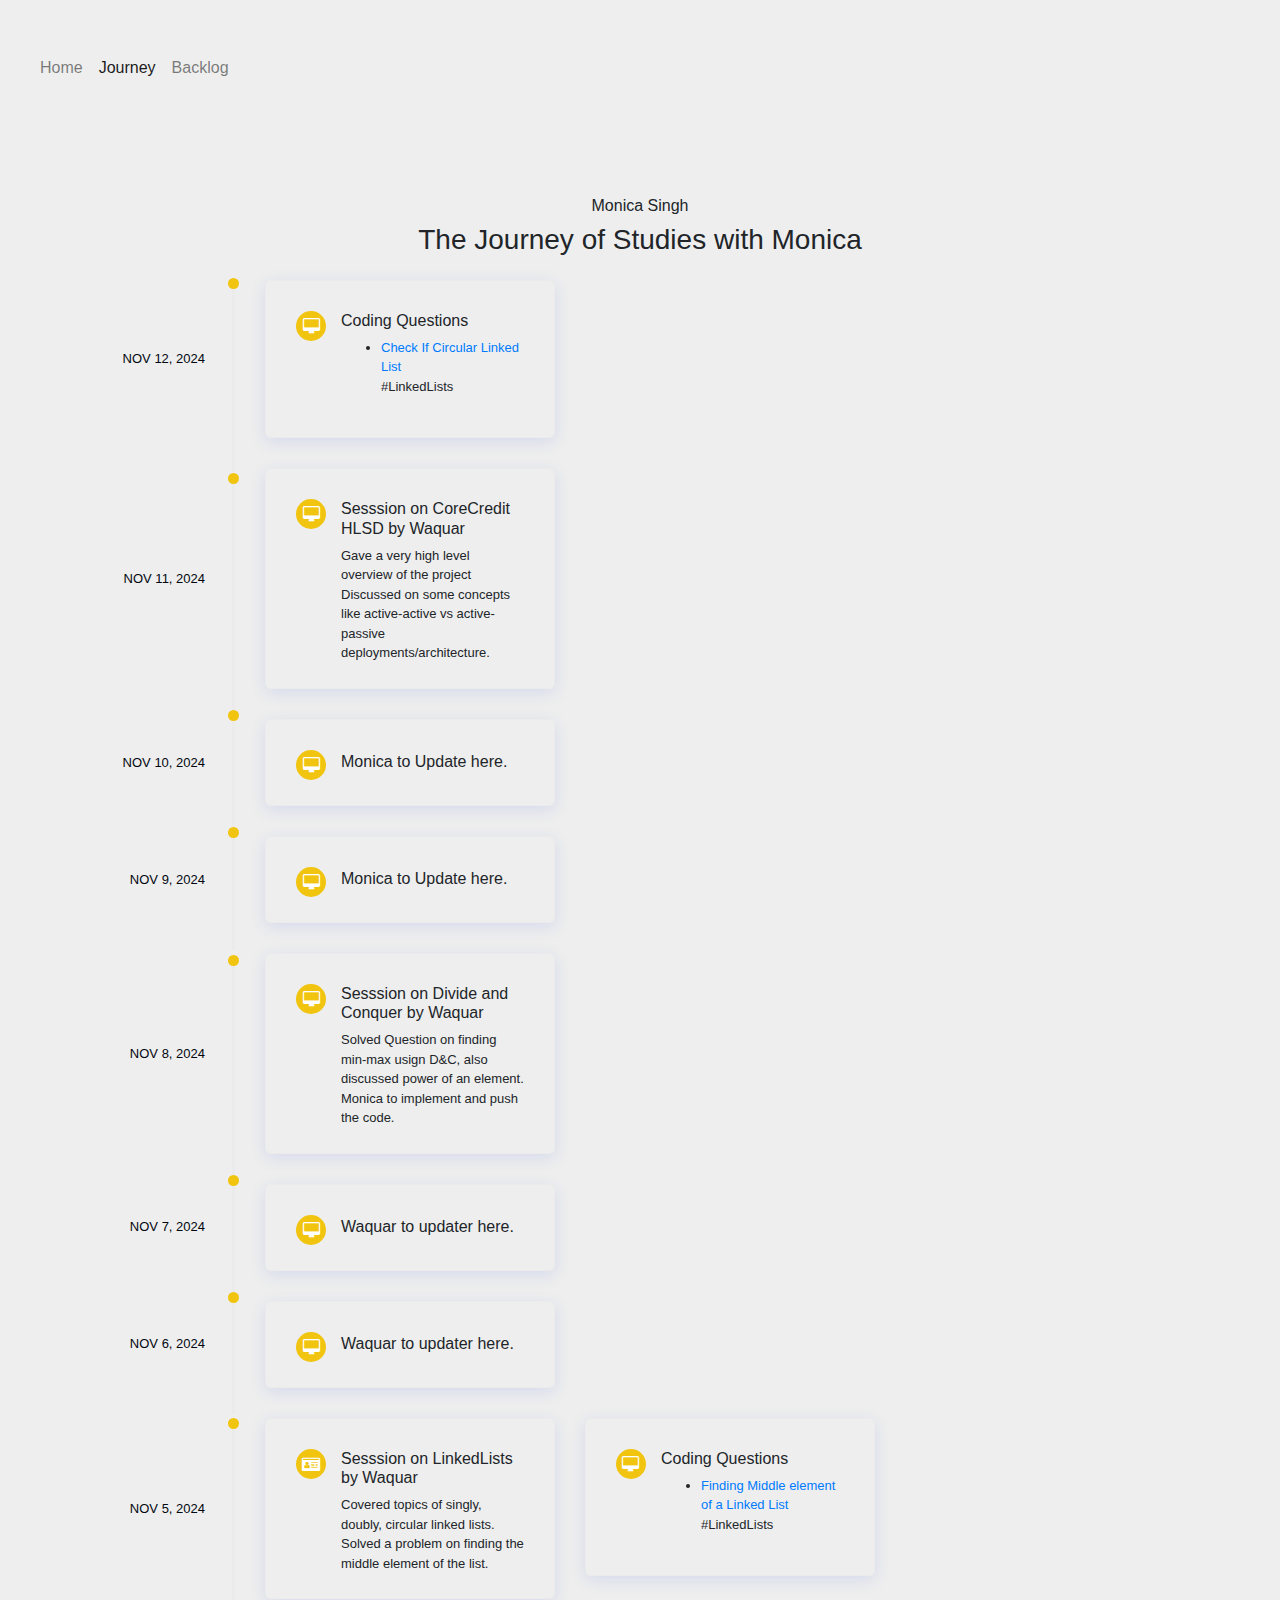
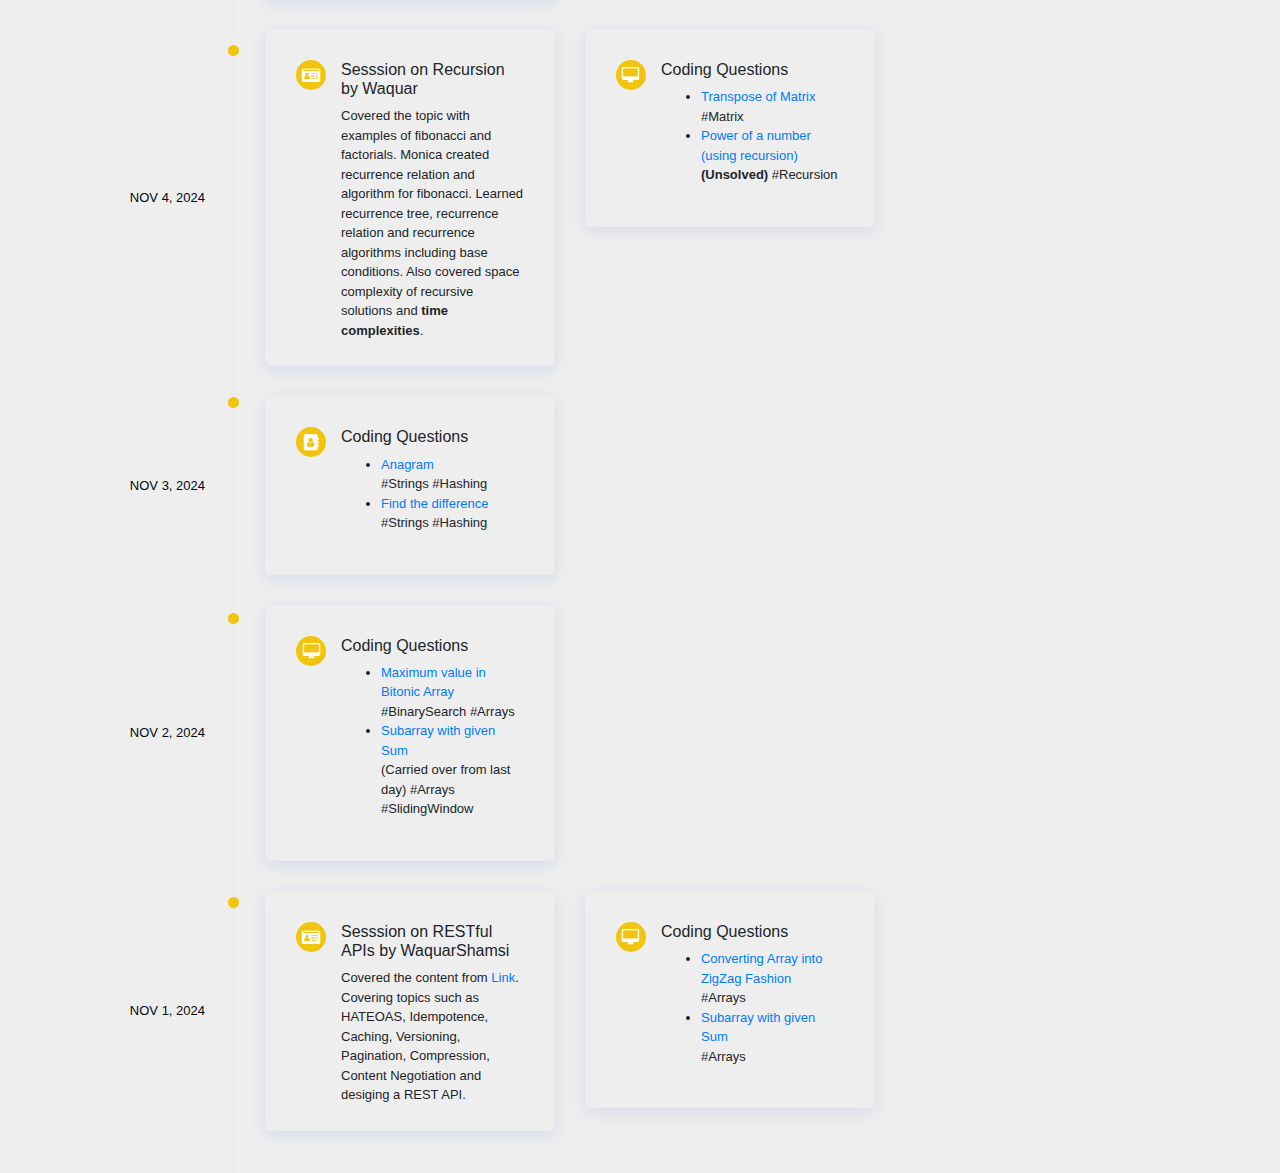
<file: Journey.html>
<!DOCTYPE html>
<html lang="en">
<head>
    <meta charset="utf-8">
    <!--  This file has been downloaded from bootdey.com @bootdey on twitter -->
    <!--  All snippets are MIT license http://bootdey.com/license -->
    <title>The Journey of Studies with Monica</title>
    <meta name="viewport" content="width=device-width, initial-scale=1">
    <link href="https://cdn.jsdelivr.net/npm/bootstrap@4.5.0/dist/css/bootstrap.min.css" rel="stylesheet">
    <link href="css/journeyAndBacklog.css" rel="stylesheet" />
</head>
<body>
<link href="https://maxcdn.bootstrapcdn.com/font-awesome/4.7.0/css/font-awesome.min.css" rel="stylesheet" />
<nav class="navbar navbar-expand-lg navbar-light">
    <a class="navbar-brand" href="#"></a>
    <button class="navbar-toggler" type="button" data-toggle="collapse" data-target="#navbarNav" aria-controls="navbarNav" aria-expanded="false" aria-label="Toggle navigation">
      <span class="navbar-toggler-icon"></span>
    </button>
    <div class="collapse navbar-collapse" id="navbarNav">
      <ul class="navbar-nav">
        <li class="nav-item ">
          <a class="nav-link" href="..">Home</a>
        </li>
        <li class="nav-item active">
          <a class="nav-link" href="./Journey.html">Journey <span class="sr-only">(current)</span></a>
        </li>
        <li class="nav-item">
          <a class="nav-link" href="./Backlog.html">Backlog</a>
        </li>
      </ul>
    </div>
  </nav>

<section class="timeline_area section_padding_130" style="margin-top: 100px;">
    <div class="container">
        <div class="row justify-content-center">
            <div class="col-12 col-sm-8 col-lg-6">
                <!-- Section Heading-->
                <div class="section_heading text-center">
                    <h6>Monica Singh</h6>
                    <h3>The Journey of Studies with Monica</h3>
                    <div class="line"></div>
                </div>
            </div>
        </div>
        <div class="row">
            <div class="col-12">
                <!-- Timeline Area-->
                <div class="apland-timeline-area"><!-- Single Timeline Content-->

                    <div class="single-timeline-area">
                        <div class="timeline-date wow fadeInLeft" data-wow-delay="0.1s" style="visibility: visible; animation-delay: 0.1s; animation-name: fadeInLeft;">
                            <p>Nov 12, 2024</p>
                        </div>
                        <div class="row">
                            <div class="col-12 col-md-6 col-lg-4">
                                <div class="single-timeline-content d-flex wow fadeInLeft" data-wow-delay="0.5s" style="visibility: visible; animation-delay: 0.5s; animation-name: fadeInLeft;">
                                    <div class="timeline-icon"><i class="fa fa-desktop" aria-hidden="true"></i></div>
                                    <div class="timeline-text">
                                        <h6>Coding Questions</h6>
                                        <p><ul>
                                            <li>
                                                <a href="https://www.geeksforgeeks.org/problems/circular-linked-list/1">
                                                    Check If Circular Linked List</a>
                                                    <br>
                                                    #LinkedLists
                                            </li>
                                        </ul></p>
                                    </div>
                                </div>
                            </div>
                        </div>
                    </div>
                    <div class="single-timeline-area">
                        <div class="timeline-date wow fadeInLeft" data-wow-delay="0.1s" style="visibility: visible; animation-delay: 0.1s; animation-name: fadeInLeft;">
                            <p>Nov 11, 2024</p>
                        </div>
                        <div class="row">
                            <div class="col-12 col-md-6 col-lg-4">
                                <div class="single-timeline-content d-flex wow fadeInLeft" data-wow-delay="0.5s" style="visibility: visible; animation-delay: 0.5s; animation-name: fadeInLeft;">
                                    <div class="timeline-icon"><i class="fa fa-desktop" aria-hidden="true"></i></div>
                                    <div class="timeline-text">
                                        <h6>Sesssion on CoreCredit HLSD by Waquar</h6>
                                        <p>Gave a very high level overview of the project Discussed on some concepts like active-active vs active-passive deployments/architecture.</a></p>
                                    </div>
                                </div>
                            </div>
                        </div>
                    </div>
                    <div class="single-timeline-area">
                        <div class="timeline-date wow fadeInLeft" data-wow-delay="0.1s" style="visibility: visible; animation-delay: 0.1s; animation-name: fadeInLeft;">
                            <p>Nov 10, 2024</p>
                        </div>
                        <div class="row">
                            <div class="col-12 col-md-6 col-lg-4">
                                <div class="single-timeline-content d-flex wow fadeInLeft" data-wow-delay="0.5s" style="visibility: visible; animation-delay: 0.5s; animation-name: fadeInLeft;">
                                    <div class="timeline-icon"><i class="fa fa-desktop" aria-hidden="true"></i></div>
                                    <div class="timeline-text">
                                        Monica to Update here.
                                    </div>
                                </div>
                            </div>
                        </div>
                    </div>
                    <div class="single-timeline-area">
                        <div class="timeline-date wow fadeInLeft" data-wow-delay="0.1s" style="visibility: visible; animation-delay: 0.1s; animation-name: fadeInLeft;">
                            <p>Nov 9, 2024</p>
                        </div>
                        <div class="row">
                            <div class="col-12 col-md-6 col-lg-4">
                                <div class="single-timeline-content d-flex wow fadeInLeft" data-wow-delay="0.5s" style="visibility: visible; animation-delay: 0.5s; animation-name: fadeInLeft;">
                                    <div class="timeline-icon"><i class="fa fa-desktop" aria-hidden="true"></i></div>
                                    <div class="timeline-text">
                                        <div class="timeline-text">
                                            Monica to Update here.
                                        </div>
                                    </div>
                                </div>
                            </div>
                        </div>
                    </div>
                    <div class="single-timeline-area">
                        <div class="timeline-date wow fadeInLeft" data-wow-delay="0.1s" style="visibility: visible; animation-delay: 0.1s; animation-name: fadeInLeft;">
                            <p>Nov 8, 2024</p>
                        </div>
                        <div class="row">
                            <div class="col-12 col-md-6 col-lg-4">
                                <div class="single-timeline-content d-flex wow fadeInLeft" data-wow-delay="0.5s" style="visibility: visible; animation-delay: 0.5s; animation-name: fadeInLeft;">
                                    <div class="timeline-icon"><i class="fa fa-desktop" aria-hidden="true"></i></div>
                                    <div class="timeline-text">
                                        <h6>Sesssion on Divide and Conquer by Waquar</h6>
                                        <p>Solved Question on  finding min-max usign D&C, also discussed power of an element. Monica to implement and push the code.</a></p>
                                    </div>
                                </div>
                            </div>
                        </div>
                    </div>
                <div class="apland-timeline-area"><!-- Single Timeline Content-->
                    <div class="single-timeline-area">
                        <div class="timeline-date wow fadeInLeft" data-wow-delay="0.1s" style="visibility: visible; animation-delay: 0.1s; animation-name: fadeInLeft;">
                            <p>Nov 7, 2024</p>
                        </div>
                        <div class="row">
                            <div class="col-12 col-md-6 col-lg-4">
                                <div class="single-timeline-content d-flex wow fadeInLeft" data-wow-delay="0.5s" style="visibility: visible; animation-delay: 0.5s; animation-name: fadeInLeft;">
                                    <div class="timeline-icon"><i class="fa fa-desktop" aria-hidden="true"></i></div>
                                    <div class="timeline-text">
                                        <!--<h6>Coding Questions</h6>-->
                                        <!--<p><ul>-->
                                        <!--    <li>-->
                                        <!--        <a href="https://leetcode.com/problems/middle-of-the-linked-list/">-->
                                        <!--            Finding Middle element of a Linked List</a>-->
                                        <!--            <br>-->
                                        <!--            #LinkedLists-->
                                        <!--    </li>-->
                                        <!--</ul></p>-->
                                        Waquar to updater here.
                                    </div>
                                </div>
                            </div>
                        </div>
                    </div>
                <div class="apland-timeline-area"><!-- Single Timeline Content-->
                    <div class="single-timeline-area">
                        <div class="timeline-date wow fadeInLeft" data-wow-delay="0.1s" style="visibility: visible; animation-delay: 0.1s; animation-name: fadeInLeft;">
                            <p>Nov 6, 2024</p>
                        </div>
                        <div class="row">
                            <div class="col-12 col-md-6 col-lg-4">
                                <div class="single-timeline-content d-flex wow fadeInLeft" data-wow-delay="0.5s" style="visibility: visible; animation-delay: 0.5s; animation-name: fadeInLeft;">
                                    <div class="timeline-icon"><i class="fa fa-desktop" aria-hidden="true"></i></div>
                                    <div class="timeline-text">
                                        <!--<h6>Coding Questions</h6>-->
                                        <!--<p><ul>-->
                                        <!--    <li>-->
                                        <!--        <a href="https://leetcode.com/problems/middle-of-the-linked-list/">-->
                                        <!--            Finding Middle element of a Linked List</a>-->
                                        <!--            <br>-->
                                        <!--            #LinkedLists-->
                                        <!--    </li>-->
                                        <!--</ul></p>-->
                                        Waquar to updater here.
                                    </div>
                                </div>
                            </div>
                        </div>
                    </div>
                    <!-- Single Timeline Content-->
                    <div class="single-timeline-area">
                        <div class="timeline-date wow fadeInLeft" data-wow-delay="0.1s" style="visibility: visible; animation-delay: 0.1s; animation-name: fadeInLeft;">
                            <p>Nov 5, 2024</p>
                        </div>
                        <div class="row">
                            <div class="col-12 col-md-6 col-lg-4">
                                <div class="single-timeline-content d-flex wow fadeInLeft" data-wow-delay="0.3s" style="visibility: visible; animation-delay: 0.3s; animation-name: fadeInLeft;">
                                    <div class="timeline-icon"><i class="fa fa-id-card" aria-hidden="true"></i></div>
                                    <div class="timeline-text">
                                        <h6>Sesssion on LinkedLists by Waquar</h6>
                                        <p>Covered topics of singly, doubly, circular linked lists. Solved a problem on finding the middle element of the list.</a></p>
                                    </div>
                                </div>
                            </div>
                            <div class="col-12 col-md-6 col-lg-4">
                                <div class="single-timeline-content d-flex wow fadeInLeft" data-wow-delay="0.5s" style="visibility: visible; animation-delay: 0.5s; animation-name: fadeInLeft;">
                                    <div class="timeline-icon"><i class="fa fa-desktop" aria-hidden="true"></i></div>
                                    <div class="timeline-text">
                                        <h6>Coding Questions</h6>
                                        <p><ul>
                                            <li>
                                                <a href="https://leetcode.com/problems/middle-of-the-linked-list/">
                                                    Finding Middle element of a Linked List</a>
                                                    <br>
                                                    #LinkedLists
                                            </li>
                                        </ul></p>
                                    </div>
                                </div>
                            </div>
                        </div>
                    </div>
                    <!-- Single Timeline Content-->
                    <div class="single-timeline-area">
                        <div class="timeline-date wow fadeInLeft" data-wow-delay="0.1s" style="visibility: visible; animation-delay: 0.1s; animation-name: fadeInLeft;">
                            <p>Nov 4, 2024</p>
                        </div>
                        <div class="row">
                            <div class="col-12 col-md-6 col-lg-4">
                                <div class="single-timeline-content d-flex wow fadeInLeft" data-wow-delay="0.3s" style="visibility: visible; animation-delay: 0.3s; animation-name: fadeInLeft;">
                                    <div class="timeline-icon"><i class="fa fa-id-card" aria-hidden="true"></i></div>
                                    <div class="timeline-text">
                                        <h6>Sesssion on Recursion by Waquar</h6>
                                        <p>Covered the topic with examples of fibonacci and factorials. Monica created recurrence relation and algorithm for fibonacci. Learned recurrence tree,
                                            recurrence relation and recurrence algorithms including base conditions. Also covered space complexity of recursive solutions and <b>time complexities</b>.</a></p>
                                    </div>
                                </div>
                            </div>
                            <div class="col-12 col-md-6 col-lg-4">
                                <div class="single-timeline-content d-flex wow fadeInLeft" data-wow-delay="0.5s" style="visibility: visible; animation-delay: 0.5s; animation-name: fadeInLeft;">
                                    <div class="timeline-icon"><i class="fa fa-desktop" aria-hidden="true"></i></div>
                                    <div class="timeline-text">
                                        <h6>Coding Questions</h6>
                                        <p><ul>
                                            <li>
                                                <a href="https://www.geeksforgeeks.org/problems/transpose-of-matrix-1587115621/1">
                                                    Transpose of Matrix</a>
                                                    <br>
                                                    #Matrix
                                            </li>
                                            <li>
                                                <a href=" https://leetcode.com/problems/powx-n/description/">
                                                    Power of a number (using recursion)</a>
                                                    <br>
                                                    <b>(Unsolved)</b>
                                                    #Recursion
                                            </li>
                                        </ul></p>
                                    </div>
                                </div>
                            </div>
                        </div>
                    </div>
                    <!-- Single Timeline Content-->
                    <div class="single-timeline-area">
                        <div class="timeline-date wow fadeInLeft" data-wow-delay="0.1s" style="visibility: visible; animation-delay: 0.1s; animation-name: fadeInLeft;">
                            <p>Nov 3, 2024</p>
                        </div>
                        <div class="row">
                            <div class="col-12 col-md-6 col-lg-4">
                                <div class="single-timeline-content d-flex wow fadeInLeft" data-wow-delay="0.7s" style="visibility: visible; animation-delay: 0.7s; animation-name: fadeInLeft;">
                                    <div class="timeline-icon"><i class="fa fa-address-book" aria-hidden="true"></i></div>
                                    <div class="timeline-text">
                                        <h6>Coding Questions</h6>
                                        <p><ul>
                                            <li>
                                                <a href="https://www.geeksforgeeks.org/problems/anagram-1587115620/1">
                                                    Anagram</a><br>
                                                    #Strings #Hashing
                                            </li>
                                            <li>
                                                <a href="https://leetcode.com/problems/find-the-difference/">
                                                    Find the difference</a><br>
                                                    #Strings #Hashing
                                            </li>
                                        </ul></p>

                                    </div>
                                </div>
                            </div>
                        </div>
                    </div>
                    <!-- Single Timeline Content-->
                    <div class="single-timeline-area">
                        <div class="timeline-date wow fadeInLeft" data-wow-delay="0.1s" style="visibility: visible; animation-delay: 0.1s; animation-name: fadeInLeft;">
                            <p>Nov 2, 2024</p>
                        </div>
                        <div class="row">
                            <div class="col-12 col-md-6 col-lg-4">
                                <div class="single-timeline-content d-flex wow fadeInLeft" data-wow-delay="0.5s" style="visibility: visible; animation-delay: 0.5s; animation-name: fadeInLeft;">
                                    <div class="timeline-icon"><i class="fa fa-desktop" aria-hidden="true"></i></div>
                                    <div class="timeline-text">
                                        <h6>Coding Questions</h6>
                                        <p><ul>
                                            <li>
                                                <a href="https://www.geeksforgeeks.org/problems/maximum-value-in-a-bitonic-array3001/1">
                                                    Maximum value in Bitonic Array</a><br>
                                                    #BinarySearch #Arrays
                                            </li>
                                            <li>
                                                <a href="https://www.geeksforgeeks.org/problems/subarray-with-given-sum-1587115621/1">
                                                    Subarray with given Sum</a><br>
                                                    (Carried over from last day)
                                                    #Arrays #SlidingWindow
                                            </li>
                                        </ul></p>
                                    </div>
                                </div>
                            </div>
                        </div>
                    </div>
                    <!-- Single Timeline Content-->
                    <div class="single-timeline-area">
                        <div class="timeline-date wow fadeInLeft" data-wow-delay="0.1s" style="visibility: visible; animation-delay: 0.1s; animation-name: fadeInLeft;">
                            <p>Nov 1, 2024</p>
                        </div>
                        <div class="row">
                            <div class="col-12 col-md-6 col-lg-4">
                                <div class="single-timeline-content d-flex wow fadeInLeft" data-wow-delay="0.3s" style="visibility: visible; animation-delay: 0.3s; animation-name: fadeInLeft;">
                                    <div class="timeline-icon"><i class="fa fa-id-card" aria-hidden="true"></i></div>
                                    <div class="timeline-text">
                                        <h6>Sesssion on RESTful APIs by WaquarShamsi</h6>
                                        <p>Covered the content from <a href="https://restfulapi.net/">Link</a>. Covering topics such as HATEOAS, Idempotence, Caching, Versioning, Pagination, Compression, Content Negotiation and desiging a REST API.</a></p>
                                    </div>
                                </div>
                            </div>
                            <div class="col-12 col-md-6 col-lg-4">
                                <div class="single-timeline-content d-flex wow fadeInLeft" data-wow-delay="0.5s" style="visibility: visible; animation-delay: 0.5s; animation-name: fadeInLeft;">
                                    <div class="timeline-icon"><i class="fa fa-desktop" aria-hidden="true"></i></div>
                                    <div class="timeline-text">
                                        <h6>Coding Questions</h6>
                                        <p><ul>
                                            <li>
                                                <a href="https://www.geeksforgeeks.org/problems/convert-array-into-zig-zag-fashion1638/1">
                                                    Converting Array into ZigZag Fashion</a>
                                                    <br>
                                                    #Arrays
                                            </li>
                                            <li>
                                                <a href="https://www.geeksforgeeks.org/problems/subarray-with-given-sum-1587115621/1">
                                                    Subarray with given Sum</a>
                                                    <br>
                                                    #Arrays
                                            </li>
                                        </ul></p>
                                    </div>
                                </div>
                            </div>
                        </div>
                    </div>
                </div>
            </div>
        </div>
    </div>
</section>
<script src="https://code.jquery.com/jquery-1.10.2.min.js"></script>
<script src="https://cdn.jsdelivr.net/npm/bootstrap@4.5.0/dist/js/bootstrap.bundle.min.js"></script>
<script type="text/javascript">

</script>
</body>
</html>
</file>
<file: css/journeyAndBacklog.css>
body {
    margin-top: 20px;
}
.timeline_area {
    position: relative;
    z-index: 1;
}
.single-timeline-area {
    position: relative;
    z-index: 1;
    padding-left: 180px;
}
@media only screen and (max-width: 575px) {
    .single-timeline-area {
        padding-left: 100px;
    }
}
.single-timeline-area .timeline-date {
    position: absolute;
    width: 180px;
    height: 100%;
    top: 0;
    left: 0;
    z-index: 1;
    display: -webkit-box;
    display: -ms-flexbox;
    display: flex;
    -webkit-box-align: center;
    -ms-flex-align: center;
    -ms-grid-row-align: center;
    align-items: center;
    -webkit-box-pack: end;
    -ms-flex-pack: end;
    justify-content: flex-end;
    padding-right: 60px;
}
@media only screen and (max-width: 575px) {
    .single-timeline-area .timeline-date {
        width: 100px;
    }
}
.single-timeline-area .timeline-date::after {
    position: absolute;
    width: 3px;
    height: 100%;
    content: "";
    background-color: #ebebeb;
    top: 10%;
    right: 30px;
    z-index: 1;
}
.single-timeline-area .timeline-date::before {
    position: absolute;
    width: 11px;
    height: 11px;
    border-radius: 50%;
    background-color: #f1c40f;
    content: "";
    top: 10%;
    right: 26px;
    z-index: 5;
    margin-top: -5.5px;
}
.single-timeline-area .timeline-date p {
    margin-bottom: 0;
    color: #020710;
    font-size: 13px;
    text-transform: uppercase;
    font-weight: 500;
}
.single-timeline-area .single-timeline-content {
    position: relative;
    z-index: 1;
    padding: 30px 30px 25px;
    border-radius: 6px;
    margin-bottom: 15px;
    margin-top: 15px;
    -webkit-box-shadow: 0 0.25rem 1rem 0 rgba(47, 91, 234, 0.125);
    box-shadow: 0 0.25rem 1rem 0 rgba(47, 91, 234, 0.125);
    border: 1px solid #ebebeb;
}
@media only screen and (max-width: 575px) {
    .single-timeline-area .single-timeline-content {
        padding: 20px;
    }
}
.single-timeline-area .single-timeline-content .timeline-icon {
    -webkit-transition-duration: 500ms;
    transition-duration: 500ms;
    width: 30px;
    height: 30px;
    background-color: #f1c40f;
    -webkit-box-flex: 0;
    -ms-flex: 0 0 30px;
    flex: 0 0 30px;
    text-align: center;
    max-width: 30px;
    border-radius: 50%;
    margin-right: 15px;
}
.single-timeline-area .single-timeline-content .timeline-icon i {
    color: #ffffff;
    line-height: 30px;
}
.single-timeline-area .single-timeline-content .timeline-text h6 {
    -webkit-transition-duration: 500ms;
    transition-duration: 500ms;
}
.single-timeline-area .single-timeline-content .timeline-text p {
    font-size: 13px;
    margin-bottom: 0;
}
.single-timeline-area .single-timeline-content .timeline-text a {
    font-size: 13px;
    margin-bottom: 0;
}
.single-timeline-area .single-timeline-content .timeline-text li {
    font-size: 13px;
    margin-bottom: 0;
}
.single-timeline-area .single-timeline-content:hover .timeline-icon,
.single-timeline-area .single-timeline-content:focus .timeline-icon {
    background-color: #020710;
}
.single-timeline-area .single-timeline-content:hover .timeline-text h6,
.single-timeline-area .single-timeline-content:focus .timeline-text h6 {
    color: #3f43fd;
}

body{margin-top:40px;
background:#eee;
}

.page-todo .tasks {
    background: #fff;
    padding: 0;
    border-right: 1px solid #d1d4d7;
    margin: -30px 15px -30px -15px
}

.page-todo .task-list {
    padding: 30px 15px;
    height: 100%
}

.page-todo .graph {
    height: 100%
}

.page-todo .priority.high {
    background: #fffdfd;
    margin-bottom: 1px
}

.page-todo .priority.high span {
    background: #f86c6b;
    padding: 2px 10px;
    color: #fff;
    display: inline-block;
    font-size: 12px
}

.page-todo .priority.medium {
    background: #fff0ab;
    margin-bottom: 1px
}

.page-todo .priority.medium span {
    background: #f8cb00;
    padding: 2px 10px;
    color: #fff;
    display: inline-block;
    font-size: 12px
}

.page-todo .priority.low {
    background: #cfedda;
    margin-bottom: 1px
}

.page-todo .priority.low span {
    background: #4dbd74;
    padding: 2px 10px;
    color: #fff;
    display: inline-block;
    font-size: 12px
}

.page-todo .task {
    border-bottom: 1px solid #e4e5e6;
    margin-bottom: 1px;
    position: relative
}

.page-todo .task .desc {
    display: inline-block;
    width: 75%;
    padding: 10px 10px;
    font-size: 12px
}

.page-todo .task .desc .title {
    font-size: 18px;
    margin-bottom: 5px
}

.page-todo .task .time {
    display: inline-block;
    width: 15%;
    padding: 10px 10px 10px 0;
    font-size: 12px;
    text-align: right;
    position: absolute;
    top: 0;
    right: 0
}

.page-todo .task .time .date {
    font-size: 18px;
    margin-bottom: 5px
}

.page-todo .task.last {
    border-bottom: 1px solid transparent
}

.page-todo .task.high {
    border-left: 2px solid #f86c6b
}

.page-todo .task.medium {
    border-left: 2px solid #f8cb00
}

.page-todo .task.low {
    border-left: 2px solid #4dbd74
}

.page-todo .timeline {
    width: auto;
    height: 100%;
    margin: 20px auto;
    position: relative
}

.page-todo .timeline:before {
    position: absolute;
    content: '';
    height: 100%;
    width: 4px;
    background: #d1d4d7;
    left: 50%;
    margin-left: -2px
}

.page-todo .timeslot {
    display: inline-block;
    position: relative;
    width: 100%;
    margin: 5px 0
}

.page-todo .timeslot .task {
    position: relative;
    width: 44%;
    display: block;
    border: none;
    -webkit-box-sizing: content-box;
    -moz-box-sizing: content-box;
    box-sizing: content-box
}

.page-todo .timeslot .task span {
    border: 2px solid #63c2de;
    background: #e1f3f9;
    padding: 5px;
    display: block;
    font-size: 11px
}

.page-todo .timeslot .task span span.details {
    font-size: 16px;
    margin-bottom: 10px
}

.page-todo .timeslot .task span span.remaining {
    font-size: 14px
}

.page-todo .timeslot .task span span {
    border: 0;
    background: 0 0;
    padding: 0
}

.page-todo .timeslot .task .arrow {
    position: absolute;
    top: 6px;
    right: 0;
    height: 20px;
    width: 20px;
    border-left: 12px solid #63c2de;
    border-top: 12px solid transparent;
    border-bottom: 12px solid transparent;
    margin-right: -18px
}

.page-todo .timeslot .task .arrow:after {
    position: absolute;
    content: '';
    top: -12px;
    right: 3px;
    height: 20px;
    width: 20px;
    border-left: 12px solid #e1f3f9;
    border-top: 12px solid transparent;
    border-bottom: 12px solid transparent
}

.page-todo .timeslot .icon {
    position: absolute;
    border: 2px solid #d1d4d7;
    background: #2a2c36;
    -webkit-border-radius: 50em;
    -moz-border-radius: 50em;
    border-radius: 50em;
    height: 30px;
    width: 30px;
    top: 0;
    left: 50%;
    margin-left: -17px;
    color: #fff;
    font-size: 14px;
    line-height: 30px;
    text-align: center;
    text-shadow: none;
    z-index: 2;
    -webkit-box-sizing: content-box;
    -moz-box-sizing: content-box;
    box-sizing: content-box
}

.page-todo .timeslot .time {
    background: #d1d4d7;
    position: absolute;
    -webkit-border-radius: 4px;
    -moz-border-radius: 4px;
    border-radius: 4px;
    top: 1px;
    left: 50%;
    padding: 5px 10px 5px 40px;
    z-index: 1;
    margin-top: 1px
}

.page-todo .timeslot.alt .task {
    margin-left: 56%;
    -webkit-box-sizing: content-box;
    -moz-box-sizing: content-box;
    box-sizing: content-box
}

.page-todo .timeslot.alt .task .arrow {
    position: absolute;
    top: 6px;
    left: 0;
    height: 20px;
    width: 20px;
    border-left: none;
    border-right: 12px solid #63c2de;
    border-top: 12px solid transparent;
    border-bottom: 12px solid transparent;
    margin-left: -18px
}

.page-todo .timeslot.alt .task .arrow:after {
    top: -12px;
    left: 3px;
    height: 20px;
    width: 20px;
    border-left: none;
    border-right: 12px solid #e1f3f9;
    border-top: 12px solid transparent;
    border-bottom: 12px solid transparent
}

.page-todo .timeslot.alt .time {
    top: 1px;
    left: auto;
    right: 50%;
    padding: 5px 40px 5px 10px
}

@media only screen and (min-width:992px) and (max-width:1199px) {
    .page-todo task .desc {
        display: inline-block;
        width: 70%;
        padding: 10px 10px;
        font-size: 12px
    }
    .page-todo task .desc .title {
        font-size: 16px;
        margin-bottom: 5px
    }
    .page-todo task .time {
        display: inline-block;
        float: right;
        width: 20%;
        padding: 10px 10px;
        font-size: 12px;
        text-align: right
    }
    .page-todo task .time .date {
        font-size: 16px;
        margin-bottom: 5px
    }
}

@media only screen and (min-width:768px) and (max-width:991px) {
    .page-todo .task {
        margin-bottom: 1px
    }
    .page-todo .task .desc {
        display: inline-block;
        width: 65%;
        padding: 10px 10px;
        font-size: 10px;
        margin-right: -20px
    }
    .page-todo .task .desc .title {
        font-size: 14px;
        margin-bottom: 5px
    }
    .page-todo .task .time {
        display: inline-block;
        float: right;
        width: 25%;
        padding: 10px 10px;
        font-size: 10px;
        text-align: right
    }
    .page-todo .task .time .date {
        font-size: 14px;
        margin-bottom: 5px
    }
    .page-todo .timeslot .task span {
        padding: 5px;
        display: block;
        font-size: 10px
    }
    .page-todo .timeslot .task span span {
        border: 0;
        background: 0 0;
        padding: 0
    }
    .page-todo .timeslot .task span span.details {
        font-size: 14px;
        margin-bottom: 0
    }
    .page-todo .timeslot .task span span.remaining {
        font-size: 12px
    }
}

@media only screen and (max-width:767px) {
    .page-todo .tasks {
        position: relative;
        margin: 0!important
    }
    .page-todo .graph {
        position: relative;
        margin: 0!important
    }
    .page-todo .task {
        margin-bottom: 1px
    }
    .page-todo .task .desc {
        display: inline-block;
        width: 65%;
        padding: 10px 10px;
        font-size: 10px;
        margin-right: -20px
    }
    .page-todo .task .desc .title {
        font-size: 14px;
        margin-bottom: 5px
    }
    .page-todo .task .time {
        display: inline-block;
        float: right;
        width: 25%;
        padding: 10px 10px;
        font-size: 10px;
        text-align: right
    }
    .page-todo .task .time .date {
        font-size: 14px;
        margin-bottom: 5px
    }
    .page-todo .timeslot .task span {
        padding: 5px;
        display: block;
        font-size: 10px
    }
    .page-todo .timeslot .task span span {
        border: 0;
        background: 0 0;
        padding: 0
    }
    .page-todo .timeslot .task span span.details {
        font-size: 14px;
        margin-bottom: 0
    }
    .page-todo .timeslot .task span span.remaining {
        font-size: 12px
    }
}
</file>
